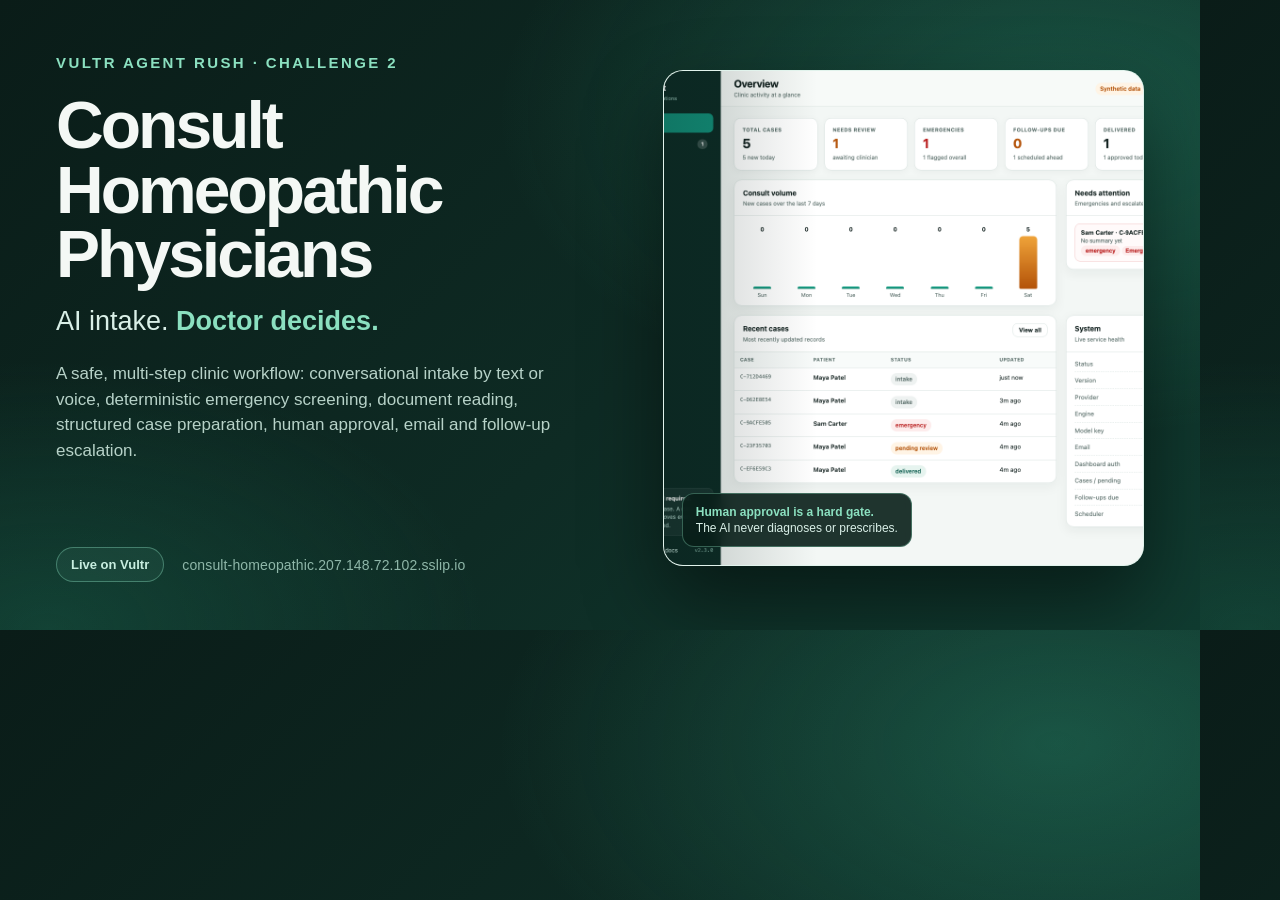
<file: docs/cover.html>
<!doctype html>
<html lang="en">
<head>
<meta charset="utf-8">
<title>Consult Homeopathic Physicians — cover</title>
<style>
  * { box-sizing: border-box; }
  html, body { margin: 0; width: 1200px; height: 630px; overflow: hidden; }
  body {
    font-family: "Helvetica Neue", Helvetica, Arial, sans-serif;
    color: #f4f8f5;
    background:
      radial-gradient(900px 520px at 88% 18%, rgba(58, 196, 154, .26), transparent 62%),
      radial-gradient(680px 420px at 4% 100%, rgba(29, 118, 92, .35), transparent 64%),
      linear-gradient(135deg, #0a1c18 0%, #0e2b24 55%, #103b30 100%);
    display: flex;
    align-items: stretch;
    padding: 54px 56px 48px;
    gap: 42px;
  }
  .left { width: 54%; display: flex; flex-direction: column; }
  .eyebrow {
    font-size: 15px; font-weight: 700; letter-spacing: .16em;
    text-transform: uppercase; color: #8be0c0; margin-bottom: 22px;
  }
  h1 { font-size: 66px; line-height: .98; letter-spacing: -.045em; margin: 0 0 18px; }
  .tag { font-size: 27px; line-height: 1.2; color: #d9efe7; margin: 0 0 24px; }
  .tag b { color: #8be0c0; font-weight: 700; }
  .pitch { font-size: 17px; line-height: 1.5; color: #b7d2c8; margin: 0 0 auto; max-width: 520px; }
  .footer { display: flex; align-items: center; gap: 18px; margin-top: 26px; }
  .badge {
    border: 1px solid rgba(139, 224, 192, .38); border-radius: 999px;
    padding: 9px 14px; font-size: 13px; font-weight: 600; color: #c8eee0;
    background: rgba(139, 224, 192, .07);
  }
  .url { font-size: 14px; color: #8fb7a9; letter-spacing: .01em; }
  .right { width: 46%; display: flex; align-items: center; }
  .shot {
    position: relative; width: 100%; height: 496px; border-radius: 20px;
    overflow: hidden; border: 1px solid rgba(183, 242, 221, .22);
    box-shadow: 0 34px 80px rgba(0, 0, 0, .48);
    background: #edf3ef;
  }
  .shot img { width: 100%; height: 100%; object-fit: cover; object-position: 30% 0; display: block; }
  .shot::after {
    content: ""; position: absolute; inset: 0;
    background: linear-gradient(90deg, rgba(10, 28, 24, .22), transparent 32%);
    pointer-events: none;
  }
  .safety {
    position: absolute; left: 18px; bottom: 18px; z-index: 2;
    background: rgba(8, 30, 25, .9); color: #d9efe7;
    border: 1px solid rgba(139, 224, 192, .35);
    border-radius: 12px; padding: 10px 13px; font-size: 12px; line-height: 1.35;
    max-width: 250px; backdrop-filter: blur(8px);
  }
  .safety b { color: #8be0c0; }
</style>
</head>
<body>
  <div class="left">
    <div class="eyebrow">Vultr Agent Rush · Challenge 2</div>
    <h1>Consult<br>Homeopathic<br>Physicians</h1>
    <p class="tag">AI intake. <b>Doctor decides.</b></p>
    <p class="pitch">A safe, multi-step clinic workflow: conversational intake by text or
      voice, deterministic emergency screening, document reading, structured
      case preparation, human approval, email and follow-up escalation.</p>
    <div class="footer">
      <span class="badge">Live on Vultr</span>
      <span class="url">consult-homeopathic.207.148.72.102.sslip.io</span>
    </div>
  </div>
  <div class="right">
    <div class="shot">
      <img src="doctor.png" alt="Clinic operations dashboard">
      <div class="safety"><b>Human approval is a hard gate.</b><br>The AI never diagnoses or prescribes.</div>
    </div>
  </div>
</body>
</html>
</file>
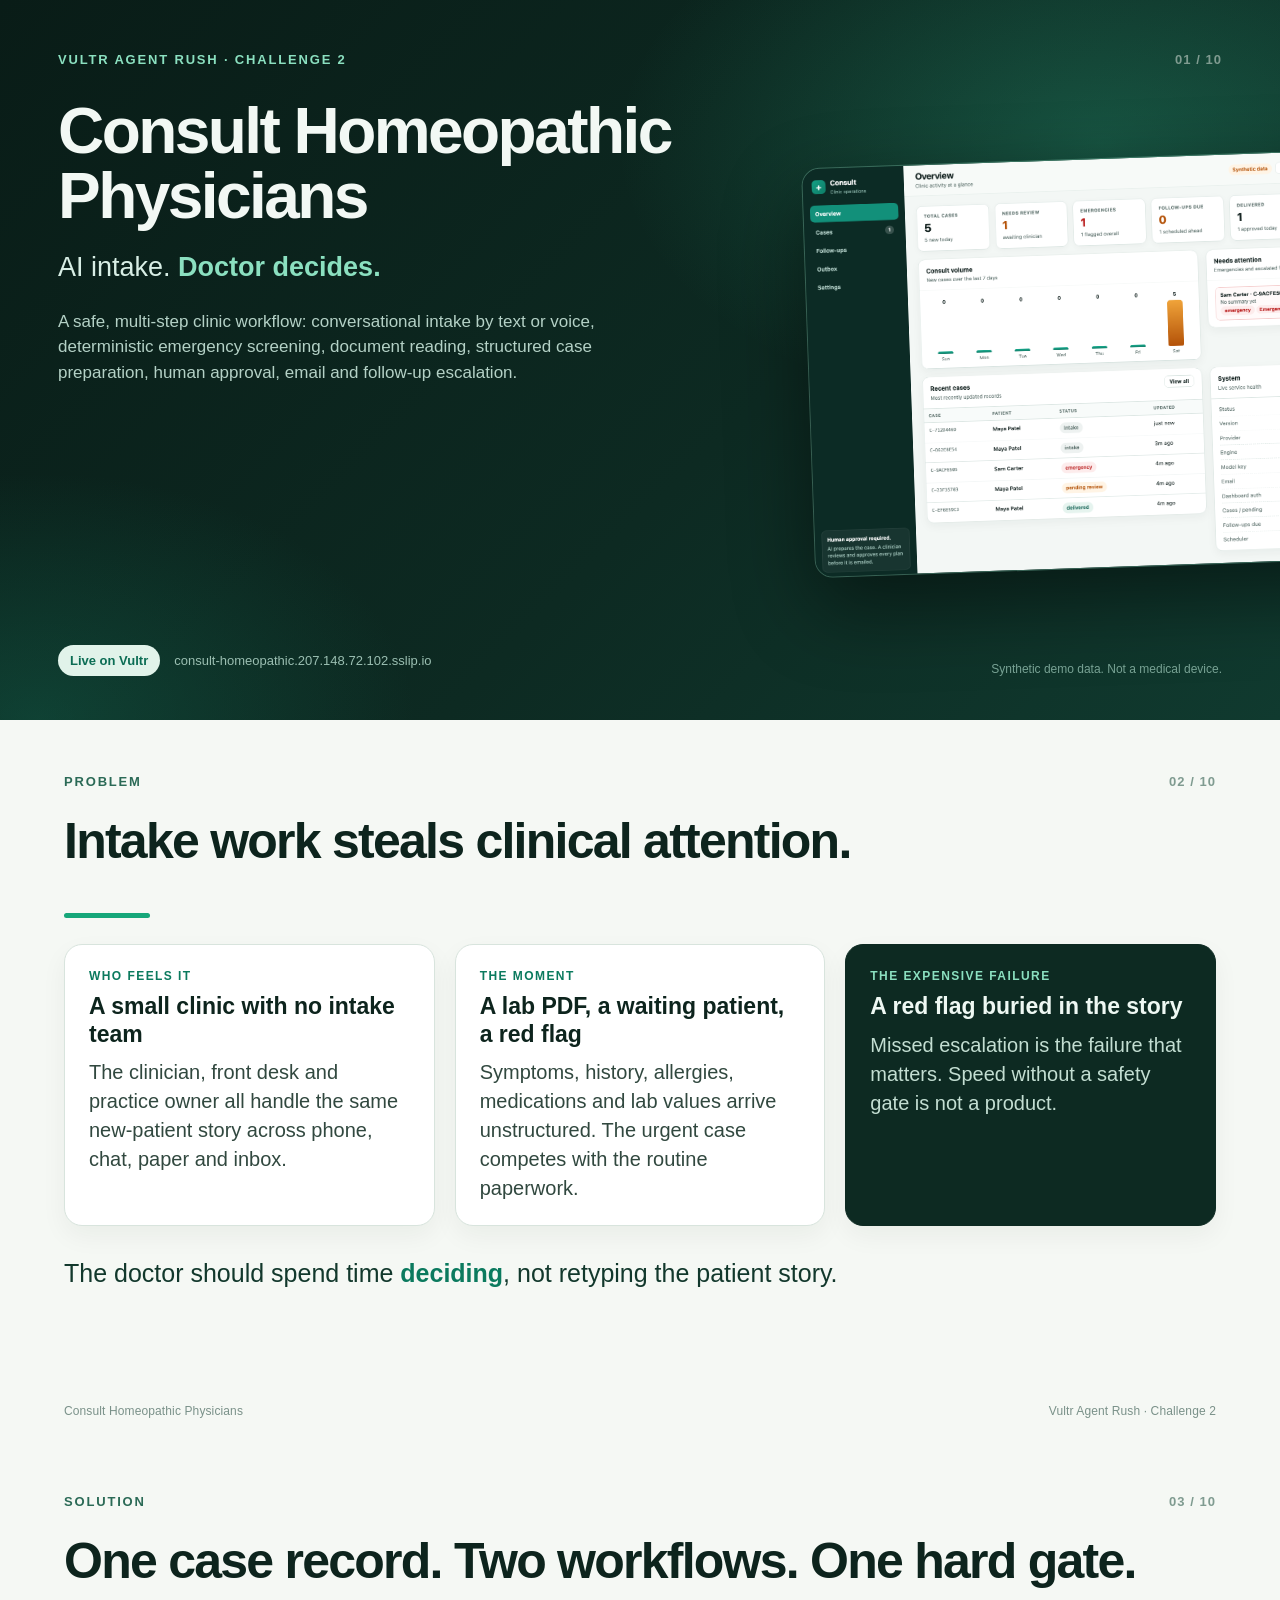
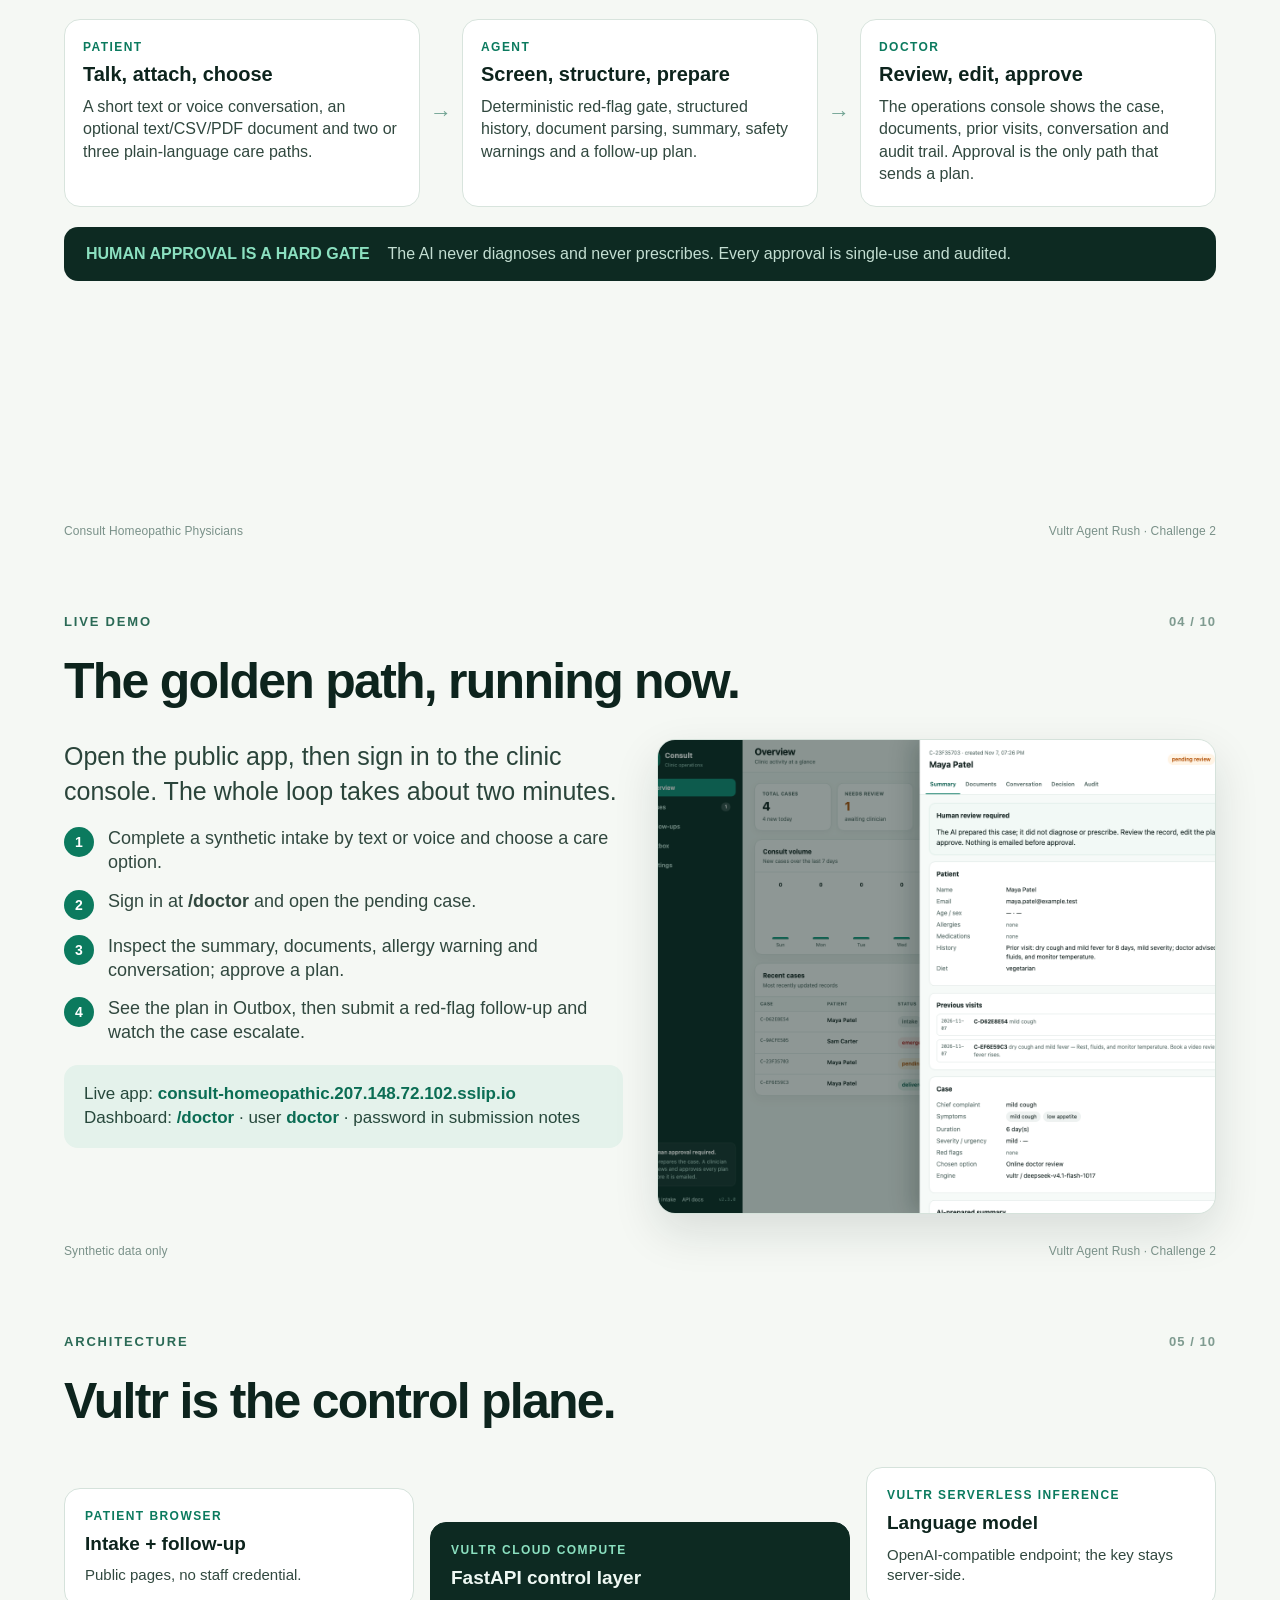
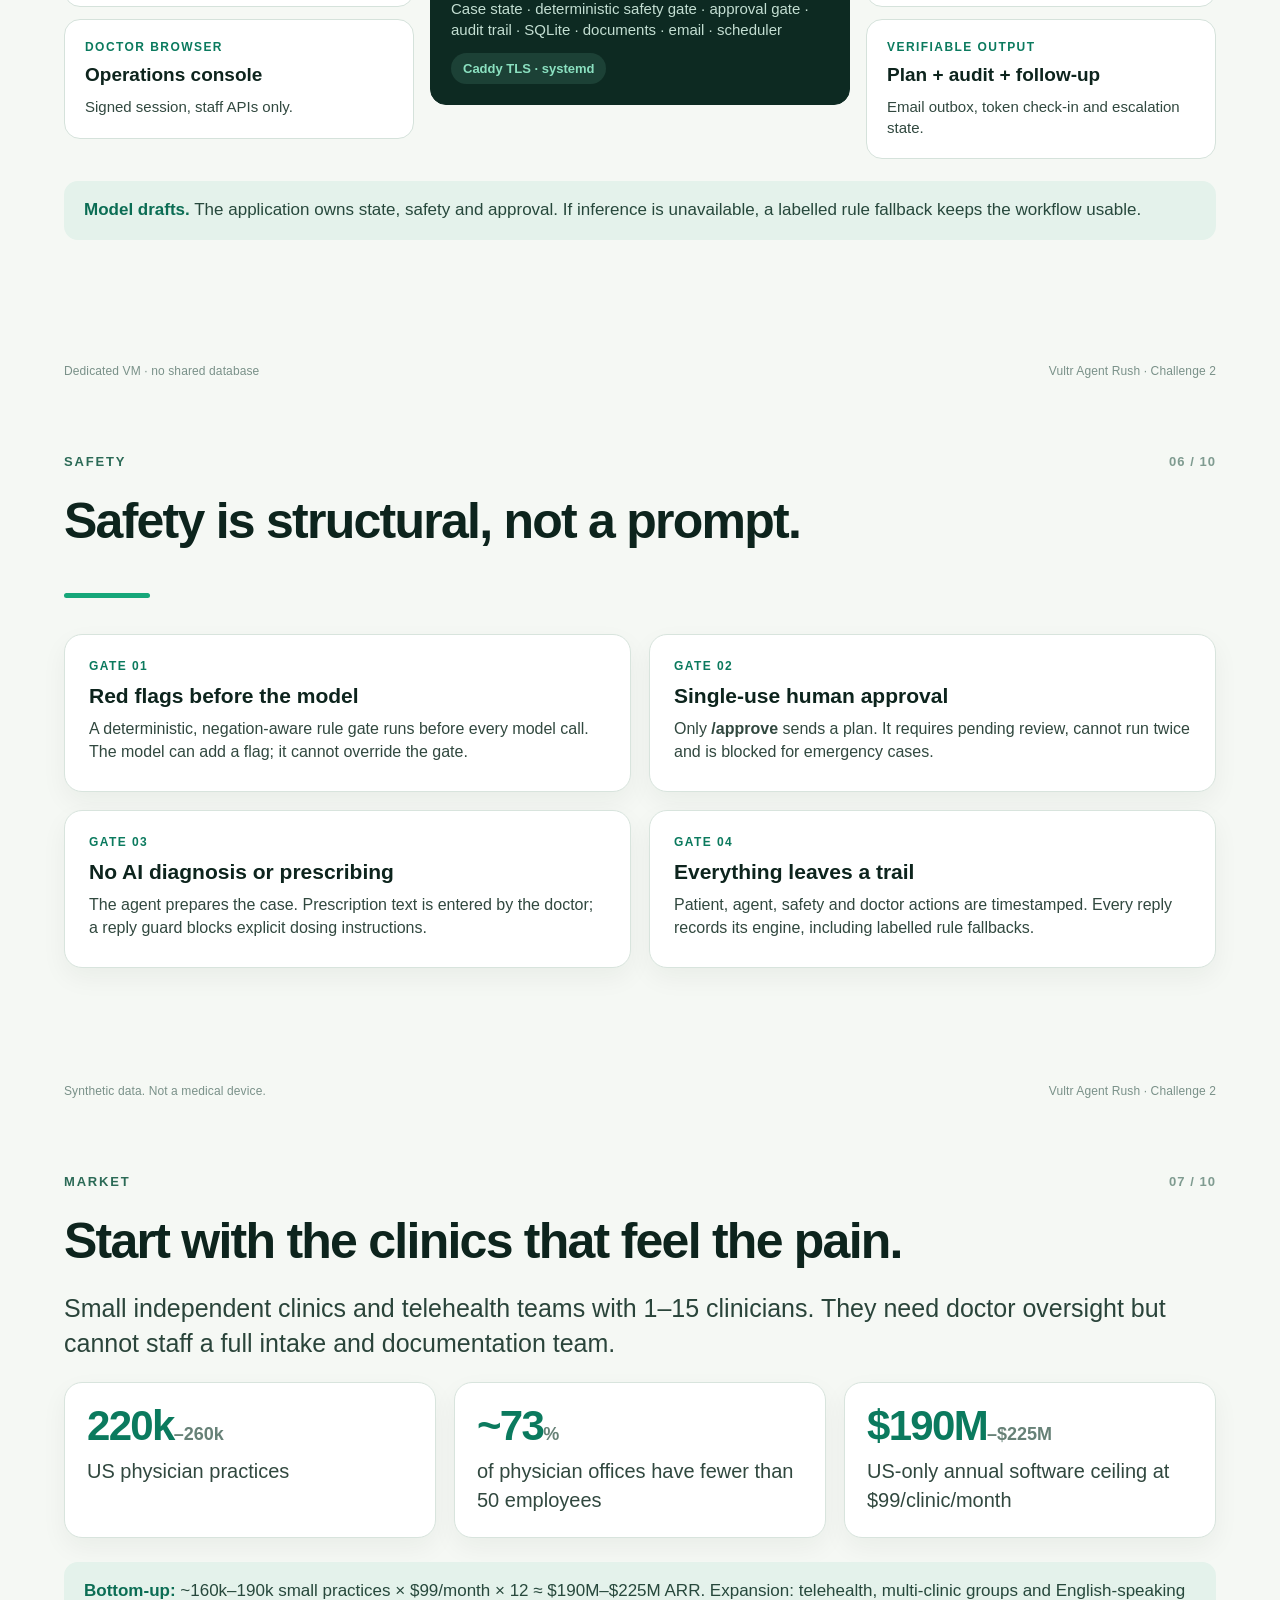
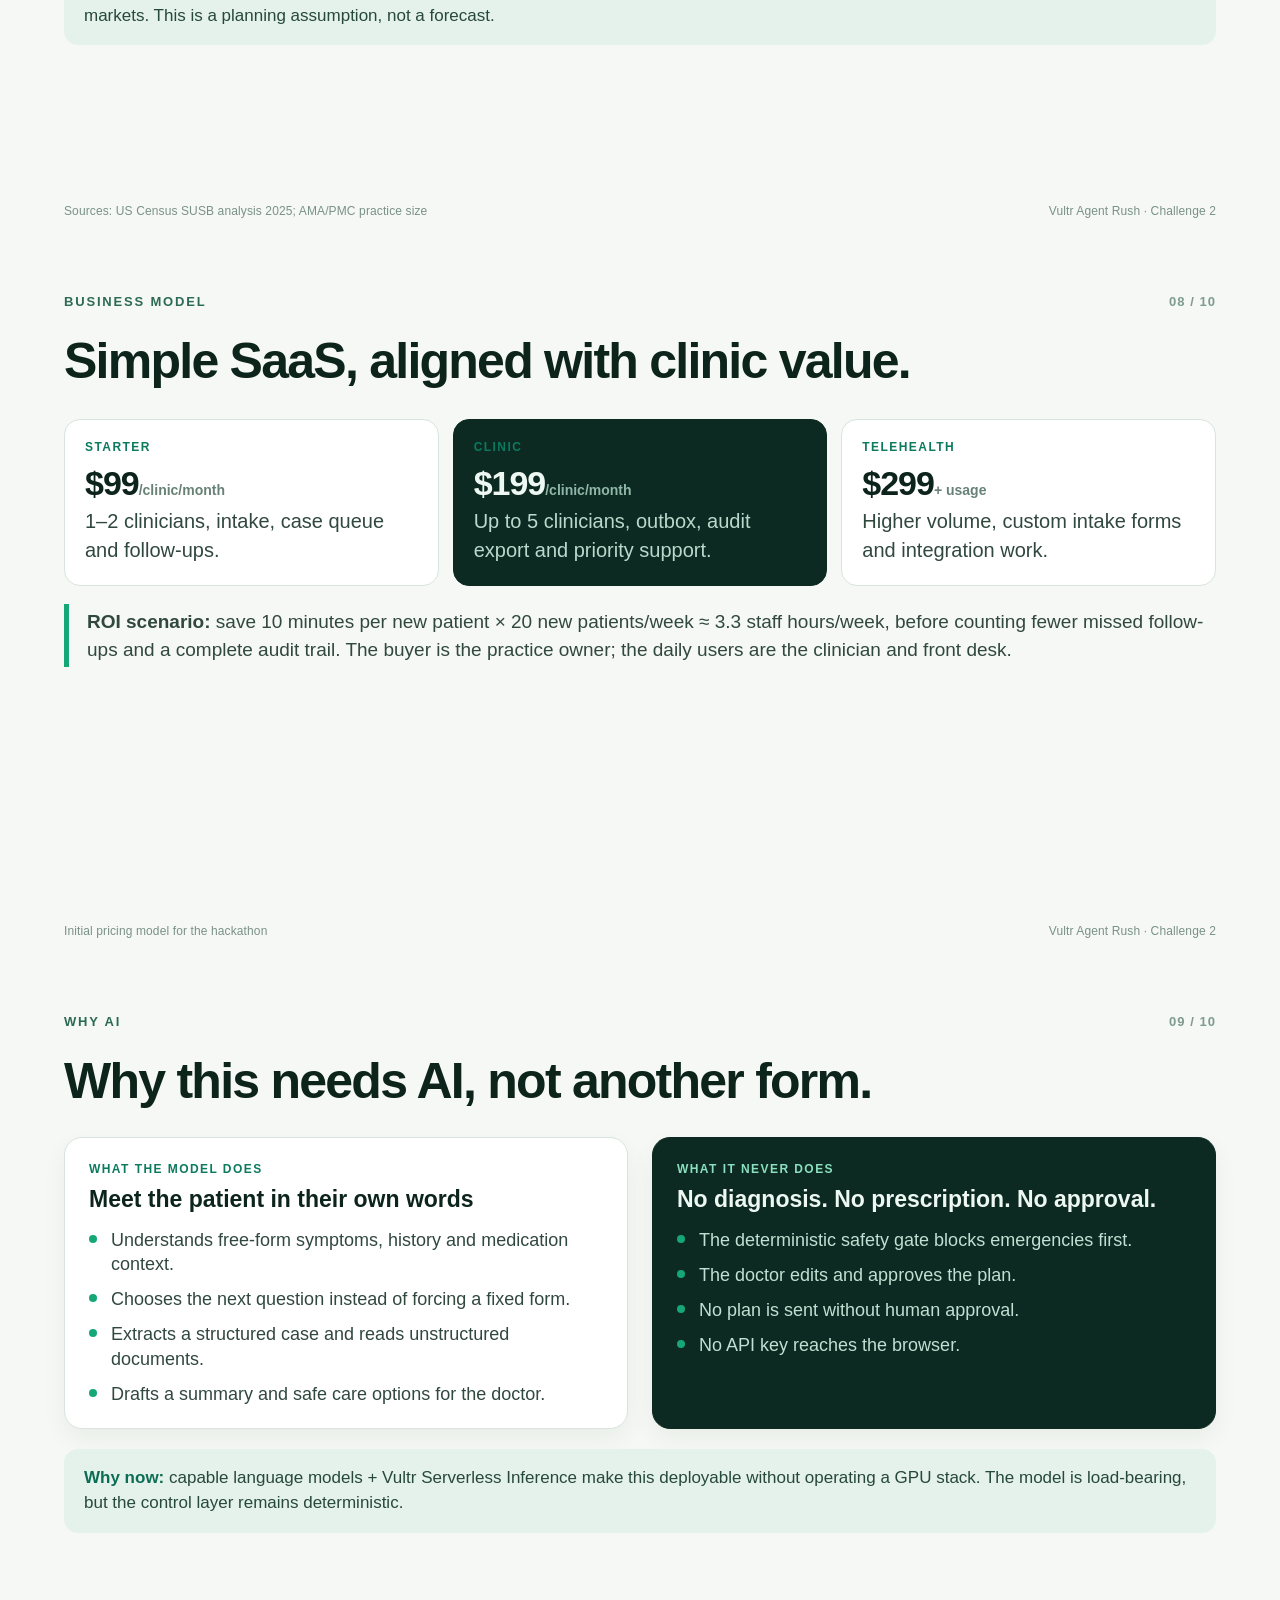
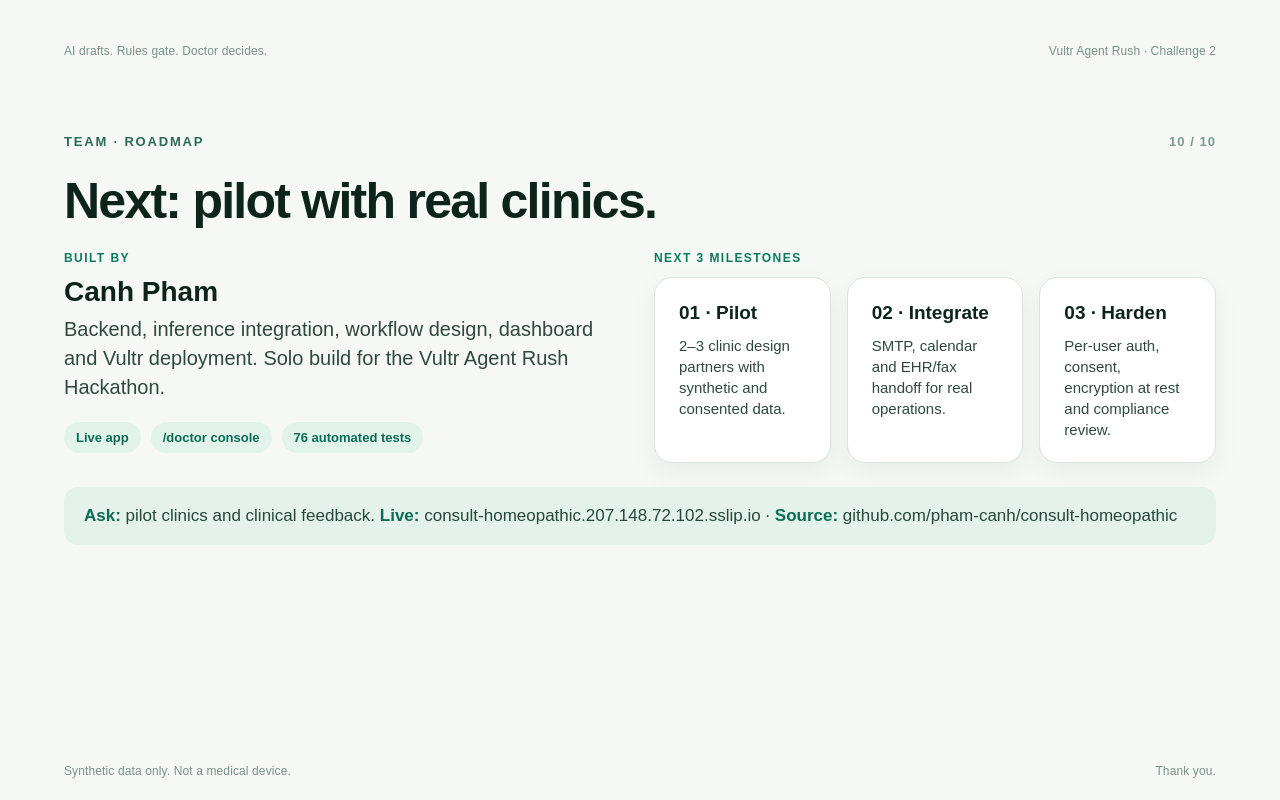
<file: docs/pitch.html>
<!doctype html>
<html lang="en">
<head>
<meta charset="utf-8">
<title>Consult Homeopathic Physicians — pitch deck</title>
<style>
  * { box-sizing: border-box; }
  html, body { margin: 0; padding: 0; background: #d9e2dc; }
  body { font-family: "Helvetica Neue", Helvetica, Arial, sans-serif; color: #0d241d; }
  @page { size: 1280px 720px; margin: 0; }
  .slide {
    position: relative; width: 1280px; height: 720px; overflow: hidden;
    background: #f5f8f4; page-break-after: always; break-after: page;
    padding: 54px 64px 48px; display: flex; flex-direction: column;
  }
  .slide:last-child { page-break-after: auto; break-after: auto; }
  .top { display: flex; align-items: center; justify-content: space-between;
    font-size: 13px; font-weight: 700; letter-spacing: .14em;
    text-transform: uppercase; color: #2b6a56; margin-bottom: 26px; }
  .top .num { color: #7f9b90; letter-spacing: .08em; }
  h1 { font-size: 58px; line-height: 1.02; letter-spacing: -.04em; margin: 0; }
  h2 { font-size: 50px; line-height: 1.04; letter-spacing: -.035em; margin: 0 0 24px; }
  h3 { font-size: 23px; line-height: 1.2; margin: 0 0 10px; }
  p { font-size: 20px; line-height: 1.45; margin: 0; color: #31483f; }
  .lede { font-size: 25px; line-height: 1.38; color: #2a443a; }
  .accent { color: #0b7a5e; }
  .muted { color: #678177; }
  .rule { height: 5px; width: 86px; background: #16a779; border-radius: 99px; margin: 22px 0 26px; }
  .footer { position: absolute; left: 64px; right: 64px; bottom: 22px;
    display: flex; justify-content: space-between; font-size: 12px;
    color: #7a9189; letter-spacing: .01em; }
  .grid3 { display: grid; grid-template-columns: repeat(3, 1fr); gap: 20px; }
  .grid2 { display: grid; grid-template-columns: 1fr 1fr; gap: 34px; }
  .card { background: #fff; border: 1px solid #d8e4dd; border-radius: 18px;
    padding: 24px 24px 22px; box-shadow: 0 10px 26px rgba(13, 36, 29, .05); }
  .card.hot { background: #0d2a22; border-color: #0d2a22; color: #eef8f3; }
  .card.hot p { color: #c3ded2; }
  .card.hot .kicker { color: #8be0c0; }
  .kicker { font-size: 12px; font-weight: 800; letter-spacing: .12em;
    text-transform: uppercase; color: #0b7a5e; margin-bottom: 10px; }
  .big { font-size: 52px; line-height: 1; letter-spacing: -.04em; font-weight: 700;
    color: #0b7a5e; margin: 0 0 10px; }
  .big small { font-size: 18px; letter-spacing: 0; color: #678177; font-weight: 600; }
  .pill { display: inline-block; padding: 8px 12px; border-radius: 999px;
    background: #e1f3ea; color: #0b6d54; font-size: 13px; font-weight: 700; }
  .cover { background:
      radial-gradient(780px 460px at 86% 20%, rgba(49, 190, 145, .28), transparent 62%),
      radial-gradient(580px 380px at 3% 100%, rgba(22, 118, 92, .35), transparent 65%),
      linear-gradient(135deg, #091c17 0%, #0d2a22 58%, #103a2f 100%);
    color: #f2f8f4; padding: 52px 58px 44px; }
  .cover .top { color: #8be0c0; margin-bottom: 32px; }
  .cover h1 { font-size: 64px; max-width: 690px; }
  .cover .tag { font-size: 27px; color: #d8eee5; margin-top: 18px; }
  .cover .tag b { color: #8be0c0; }
  .cover .sub { font-size: 17px; line-height: 1.5; color: #b4d1c6;
    max-width: 590px; margin-top: 22px; }
  .cover .links { position: absolute; left: 58px; bottom: 44px; display: flex;
    gap: 14px; align-items: center; }
  .cover .links .url { color: #9bbfb2; font-size: 13px; }
  .cover .shot { position: absolute; right: -118px; top: 158px; width: 590px;
    height: 410px; border-radius: 18px; overflow: hidden;
    border: 1px solid rgba(175, 237, 214, .25);
    box-shadow: 0 30px 80px rgba(0, 0, 0, .48); transform: rotate(-2deg); }
  .cover .shot img { width: 100%; height: 100%; object-fit: cover; object-position: 28% 0; }
  .cover .foot { position: absolute; right: 58px; bottom: 44px; font-size: 12px; color: #78a294; }
  .flow { display: flex; align-items: stretch; gap: 10px; margin-top: 8px; }
  .flow .step { flex: 1; padding: 20px 18px; border-radius: 16px; background: #fff;
    border: 1px solid #d8e4dd; }
  .flow .step .n { font-size: 12px; font-weight: 800; color: #0b7a5e; letter-spacing: .12em; }
  .flow .step h3 { font-size: 20px; margin-top: 8px; }
  .flow .step p { font-size: 16px; line-height: 1.4; }
  .arrow { display: flex; align-items: center; color: #72a493; font-size: 22px; font-weight: 700; }
  .gate { margin-top: 20px; background: #0d2a22; color: #eef8f3; border-radius: 14px;
    padding: 18px 22px; display: flex; align-items: center; gap: 18px; }
  .gate strong { color: #8be0c0; font-size: 16px; white-space: nowrap; }
  .gate span { color: #c3ded2; font-size: 16px; }
  .steps { display: flex; flex-direction: column; gap: 14px; }
  .steprow { display: flex; gap: 14px; align-items: flex-start; }
  .steprow .n { width: 30px; height: 30px; flex: 0 0 30px; border-radius: 50%;
    background: #0b7a5e; color: white; font-size: 14px; font-weight: 800;
    display: flex; align-items: center; justify-content: center; margin-top: 1px; }
  .steprow p { font-size: 18px; line-height: 1.35; }
  .shotcard { background: #e8f0eb; border-radius: 18px; overflow: hidden;
    border: 1px solid #d5e2db; height: 475px; box-shadow: 0 18px 46px rgba(13,36,29,.12); }
  .shotcard img { width: 100%; height: 100%; object-fit: cover; object-position: 35% 0; display: block; }
  .diagram { display: grid; grid-template-columns: 1fr 1.2fr 1fr; gap: 16px;
    align-items: center; margin-top: 16px; }
  .node { background: #fff; border: 1px solid #d5e2db; border-radius: 16px;
    padding: 20px; min-height: 108px; }
  .node h3 { font-size: 19px; }
  .node p { font-size: 15px; line-height: 1.38; }
  .node.vultr { background: #0d2a22; color: #eef8f3; border-color: #0d2a22; }
  .node.vultr p { color: #c3ded2; }
  .node.vultr .kicker { color: #8be0c0; }
  .stack { display: flex; flex-direction: column; gap: 12px; }
  .between { text-align: center; color: #6a9585; font-size: 22px; font-weight: 700; }
  .safetygrid { display: grid; grid-template-columns: 1fr 1fr; gap: 18px; margin-top: 10px; }
  .safetygrid .card { min-height: 158px; }
  .safetygrid h3 { font-size: 21px; }
  .safetygrid p { font-size: 16px; line-height: 1.4; }
  .statrow { display: grid; grid-template-columns: 1fr 1fr 1fr; gap: 18px; margin: 22px 0 24px; }
  .statrow .card { padding: 22px; }
  .statrow .big { font-size: 42px; }
  .equation { background: #e4f2eb; border-radius: 14px; padding: 17px 20px;
    font-size: 17px; color: #27483c; line-height: 1.45; }
  .equation b { color: #0b6d54; }
  .pricing { display: grid; grid-template-columns: repeat(3, 1fr); gap: 14px; margin-top: 8px; }
  .price { background: #fff; border: 1px solid #d8e4dd; border-radius: 16px; padding: 20px; }
  .price.featured { background: #0d2a22; color: #eef8f3; border-color: #0d2a22; }
  .price.featured p, .price.featured .muted { color: #bcd8cc; }
  .price .amount { font-size: 34px; font-weight: 800; letter-spacing: -.03em; margin: 6px 0 4px; }
  .price .amount small { font-size: 14px; font-weight: 600; letter-spacing: 0; color: #678177; }
  .price.featured .amount small { color: #8fb7a8; }
  .roi { margin-top: 18px; border-left: 5px solid #16a779; padding: 4px 0 4px 18px; }
  .roi p { font-size: 19px; }
  .split { display: grid; grid-template-columns: 1fr 1fr; gap: 24px; margin-top: 6px; }
  .list { margin: 0; padding: 0; list-style: none; display: flex; flex-direction: column; gap: 11px; }
  .list li { position: relative; padding-left: 22px; font-size: 18px; line-height: 1.35; color: #31483f; }
  .list li::before { content: ""; position: absolute; left: 0; top: 7px; width: 8px; height: 8px;
    border-radius: 50%; background: #16a779; }
  .darklist li { color: #c3ded2; }
  .roadmap { display: grid; grid-template-columns: repeat(3, 1fr); gap: 16px; margin-top: 12px; }
  .roadmap .card { min-height: 148px; }
  .roadmap h3 { font-size: 19px; }
  .roadmap p { font-size: 15px; line-height: 1.4; }
  .links { display: flex; gap: 10px; flex-wrap: wrap; margin-top: 20px; }
  .chip { display: inline-block; background: #e1f3ea; color: #0b6d54; border-radius: 999px;
    padding: 8px 12px; font-size: 13px; font-weight: 700; }
  .quote { font-size: 25px; line-height: 1.4; color: #12382c; max-width: 980px; }
  .quote b { color: #0b7a5e; }
</style>
</head>
<body>

<section class="slide cover">
  <div class="top"><span>Vultr Agent Rush · Challenge 2</span><span class="num">01 / 10</span></div>
  <h1>Consult Homeopathic Physicians</h1>
  <p class="tag">AI intake. <b>Doctor decides.</b></p>
  <p class="sub">A safe, multi-step clinic workflow: conversational intake by text or voice, deterministic
    emergency screening, document reading, structured case preparation, human
    approval, email and follow-up escalation.</p>
  <div class="links">
    <span class="pill">Live on Vultr</span>
    <span class="url">consult-homeopathic.207.148.72.102.sslip.io</span>
  </div>
  <div class="shot"><img src="doctor.png" alt="Clinic operations dashboard"></div>
  <div class="foot">Synthetic demo data. Not a medical device.</div>
</section>

<section class="slide">
  <div class="top"><span>Problem</span><span class="num">02 / 10</span></div>
  <h2>Intake work steals clinical attention.</h2>
  <div class="rule"></div>
  <div class="grid3">
    <div class="card">
      <div class="kicker">Who feels it</div>
      <h3>A small clinic with no intake team</h3>
      <p>The clinician, front desk and practice owner all handle the same new-patient
        story across phone, chat, paper and inbox.</p>
    </div>
    <div class="card">
      <div class="kicker">The moment</div>
      <h3>A lab PDF, a waiting patient, a red flag</h3>
      <p>Symptoms, history, allergies, medications and lab values arrive unstructured.
        The urgent case competes with the routine paperwork.</p>
    </div>
    <div class="card hot">
      <div class="kicker">The expensive failure</div>
      <h3>A red flag buried in the story</h3>
      <p>Missed escalation is the failure that matters. Speed without a safety gate
        is not a product.</p>
    </div>
  </div>
  <div class="quote" style="margin-top: 30px;">The doctor should spend time
    <b>deciding</b>, not retyping the patient story.</div>
  <div class="footer"><span>Consult Homeopathic Physicians</span><span>Vultr Agent Rush · Challenge 2</span></div>
</section>

<section class="slide">
  <div class="top"><span>Solution</span><span class="num">03 / 10</span></div>
  <h2>One case record. Two workflows. One hard gate.</h2>
  <div class="flow">
    <div class="step">
      <div class="n">PATIENT</div>
      <h3>Talk, attach, choose</h3>
      <p>A short text or voice conversation, an optional text/CSV/PDF document and
        two or three plain-language care paths.</p>
    </div>
    <div class="arrow">→</div>
    <div class="step">
      <div class="n">AGENT</div>
      <h3>Screen, structure, prepare</h3>
      <p>Deterministic red-flag gate, structured history, document parsing, summary,
        safety warnings and a follow-up plan.</p>
    </div>
    <div class="arrow">→</div>
    <div class="step">
      <div class="n">DOCTOR</div>
      <h3>Review, edit, approve</h3>
      <p>The operations console shows the case, documents, prior visits, conversation
        and audit trail. Approval is the only path that sends a plan.</p>
    </div>
  </div>
  <div class="gate">
    <strong>HUMAN APPROVAL IS A HARD GATE</strong>
    <span>The AI never diagnoses and never prescribes. Every approval is single-use and audited.</span>
  </div>
  <div class="footer"><span>Consult Homeopathic Physicians</span><span>Vultr Agent Rush · Challenge 2</span></div>
</section>

<section class="slide">
  <div class="top"><span>Live demo</span><span class="num">04 / 10</span></div>
  <h2>The golden path, running now.</h2>
  <div class="grid2" style="margin-top: 8px;">
    <div>
      <p class="lede" style="margin-bottom: 18px;">Open the public app, then sign in
        to the clinic console. The whole loop takes about two minutes.</p>
      <div class="steps">
        <div class="steprow"><div class="n">1</div><p>Complete a synthetic intake by text or voice and choose a care option.</p></div>
        <div class="steprow"><div class="n">2</div><p>Sign in at <b>/doctor</b> and open the pending case.</p></div>
        <div class="steprow"><div class="n">3</div><p>Inspect the summary, documents, allergy warning and conversation; approve a plan.</p></div>
        <div class="steprow"><div class="n">4</div><p>See the plan in Outbox, then submit a red-flag follow-up and watch the case escalate.</p></div>
      </div>
      <div class="equation" style="margin-top: 20px;">
        Live app: <b>consult-homeopathic.207.148.72.102.sslip.io</b><br>
        Dashboard: <b>/doctor</b> · user <b>doctor</b> · password in submission notes
      </div>
    </div>
    <div class="shotcard"><img src="case.png" alt="Case record with summary, documents, conversation, decision and audit tabs"></div>
  </div>
  <div class="footer"><span>Synthetic data only</span><span>Vultr Agent Rush · Challenge 2</span></div>
</section>

<section class="slide">
  <div class="top"><span>Architecture</span><span class="num">05 / 10</span></div>
  <h2>Vultr is the control plane.</h2>
  <div class="diagram">
    <div class="stack">
      <div class="node">
        <div class="kicker">Patient browser</div>
        <h3>Intake + follow-up</h3>
        <p>Public pages, no staff credential.</p>
      </div>
      <div class="node">
        <div class="kicker">Doctor browser</div>
        <h3>Operations console</h3>
        <p>Signed session, staff APIs only.</p>
      </div>
    </div>
    <div class="node vultr">
      <div class="kicker">Vultr Cloud Compute</div>
      <h3>FastAPI control layer</h3>
      <p>Case state · deterministic safety gate · approval gate · audit trail ·
        SQLite · documents · email · scheduler</p>
      <div style="height: 12px"></div>
      <span class="pill" style="background: rgba(139,224,192,.12); color:#8be0c0;">Caddy TLS · systemd</span>
    </div>
    <div class="stack">
      <div class="node">
        <div class="kicker">Vultr Serverless Inference</div>
        <h3>Language model</h3>
        <p>OpenAI-compatible endpoint; the key stays server-side.</p>
      </div>
      <div class="node">
        <div class="kicker">Verifiable output</div>
        <h3>Plan + audit + follow-up</h3>
        <p>Email outbox, token check-in and escalation state.</p>
      </div>
    </div>
  </div>
  <div class="equation" style="margin-top: 22px;">
    <b>Model drafts.</b> The application owns state, safety and approval.
    If inference is unavailable, a labelled rule fallback keeps the workflow usable.
  </div>
  <div class="footer"><span>Dedicated VM · no shared database</span><span>Vultr Agent Rush · Challenge 2</span></div>
</section>

<section class="slide">
  <div class="top"><span>Safety</span><span class="num">06 / 10</span></div>
  <h2>Safety is structural, not a prompt.</h2>
  <div class="rule"></div>
  <div class="safetygrid">
    <div class="card">
      <div class="kicker">Gate 01</div>
      <h3>Red flags before the model</h3>
      <p>A deterministic, negation-aware rule gate runs before every model call.
        The model can add a flag; it cannot override the gate.</p>
    </div>
    <div class="card">
      <div class="kicker">Gate 02</div>
      <h3>Single-use human approval</h3>
      <p>Only <b>/approve</b> sends a plan. It requires pending review, cannot run
        twice and is blocked for emergency cases.</p>
    </div>
    <div class="card">
      <div class="kicker">Gate 03</div>
      <h3>No AI diagnosis or prescribing</h3>
      <p>The agent prepares the case. Prescription text is entered by the doctor;
        a reply guard blocks explicit dosing instructions.</p>
    </div>
    <div class="card">
      <div class="kicker">Gate 04</div>
      <h3>Everything leaves a trail</h3>
      <p>Patient, agent, safety and doctor actions are timestamped. Every reply
        records its engine, including labelled rule fallbacks.</p>
    </div>
  </div>
  <div class="footer"><span>Synthetic data. Not a medical device.</span><span>Vultr Agent Rush · Challenge 2</span></div>
</section>

<section class="slide">
  <div class="top"><span>Market</span><span class="num">07 / 10</span></div>
  <h2>Start with the clinics that feel the pain.</h2>
  <p class="lede">Small independent clinics and telehealth teams with 1–15 clinicians.
    They need doctor oversight but cannot staff a full intake and documentation team.</p>
  <div class="statrow">
    <div class="card"><div class="big">220k<small>–260k</small></div><p>US physician practices</p></div>
    <div class="card"><div class="big">~73<small>%</small></div><p>of physician offices have fewer than 50 employees</p></div>
    <div class="card"><div class="big">$190M<small>–$225M</small></div><p>US-only annual software ceiling at $99/clinic/month</p></div>
  </div>
  <div class="equation">
    <b>Bottom-up:</b> ~160k–190k small practices × $99/month × 12 ≈ $190M–$225M ARR.
    Expansion: telehealth, multi-clinic groups and English-speaking markets.
    This is a planning assumption, not a forecast.
  </div>
  <div class="footer"><span>Sources: US Census SUSB analysis 2025; AMA/PMC practice size</span><span>Vultr Agent Rush · Challenge 2</span></div>
</section>

<section class="slide">
  <div class="top"><span>Business model</span><span class="num">08 / 10</span></div>
  <h2>Simple SaaS, aligned with clinic value.</h2>
  <div class="pricing">
    <div class="price">
      <div class="kicker">Starter</div>
      <div class="amount">$99<small>/clinic/month</small></div>
      <p>1–2 clinicians, intake, case queue and follow-ups.</p>
    </div>
    <div class="price featured">
      <div class="kicker">Clinic</div>
      <div class="amount">$199<small>/clinic/month</small></div>
      <p>Up to 5 clinicians, outbox, audit export and priority support.</p>
    </div>
    <div class="price">
      <div class="kicker">Telehealth</div>
      <div class="amount">$299<small>+ usage</small></div>
      <p>Higher volume, custom intake forms and integration work.</p>
    </div>
  </div>
  <div class="roi">
    <p><b>ROI scenario:</b> save 10 minutes per new patient × 20 new patients/week
      ≈ 3.3 staff hours/week, before counting fewer missed follow-ups and a complete
      audit trail. The buyer is the practice owner; the daily users are the clinician
      and front desk.</p>
  </div>
  <div class="footer"><span>Initial pricing model for the hackathon</span><span>Vultr Agent Rush · Challenge 2</span></div>
</section>

<section class="slide">
  <div class="top"><span>Why AI</span><span class="num">09 / 10</span></div>
  <h2>Why this needs AI, not another form.</h2>
  <div class="split">
    <div class="card">
      <div class="kicker">What the model does</div>
      <h3>Meet the patient in their own words</h3>
      <ul class="list" style="margin-top: 14px;">
        <li>Understands free-form symptoms, history and medication context.</li>
        <li>Chooses the next question instead of forcing a fixed form.</li>
        <li>Extracts a structured case and reads unstructured documents.</li>
        <li>Drafts a summary and safe care options for the doctor.</li>
      </ul>
    </div>
    <div class="card hot">
      <div class="kicker">What it never does</div>
      <h3>No diagnosis. No prescription. No approval.</h3>
      <ul class="list darklist" style="margin-top: 14px;">
        <li>The deterministic safety gate blocks emergencies first.</li>
        <li>The doctor edits and approves the plan.</li>
        <li>No plan is sent without human approval.</li>
        <li>No API key reaches the browser.</li>
      </ul>
    </div>
  </div>
  <div class="equation" style="margin-top: 20px;">
    <b>Why now:</b> capable language models + Vultr Serverless Inference make this
    deployable without operating a GPU stack. The model is load-bearing, but the
    control layer remains deterministic.
  </div>
  <div class="footer"><span>AI drafts. Rules gate. Doctor decides.</span><span>Vultr Agent Rush · Challenge 2</span></div>
</section>

<section class="slide">
  <div class="top"><span>Team · roadmap</span><span class="num">10 / 10</span></div>
  <h2>Next: pilot with real clinics.</h2>
  <div class="grid2" style="gap: 28px;">
    <div>
      <div class="kicker">Built by</div>
      <h3 style="font-size: 28px; margin-bottom: 6px;">Canh Pham</h3>
      <p>Backend, inference integration, workflow design, dashboard and Vultr
        deployment. Solo build for the Vultr Agent Rush Hackathon.</p>
      <div class="links">
        <span class="chip">Live app</span>
        <span class="chip">/doctor console</span>
        <span class="chip">76 automated tests</span>
      </div>
    </div>
    <div>
      <div class="kicker">Next 3 milestones</div>
      <div class="roadmap">
        <div class="card"><h3>01 · Pilot</h3><p>2–3 clinic design partners with synthetic and consented data.</p></div>
        <div class="card"><h3>02 · Integrate</h3><p>SMTP, calendar and EHR/fax handoff for real operations.</p></div>
        <div class="card"><h3>03 · Harden</h3><p>Per-user auth, consent, encryption at rest and compliance review.</p></div>
      </div>
    </div>
  </div>
  <div class="equation" style="margin-top: 24px;">
    <b>Ask:</b> pilot clinics and clinical feedback. <b>Live:</b>
    consult-homeopathic.207.148.72.102.sslip.io · <b>Source:</b>
    github.com/pham-canh/consult-homeopathic
  </div>
  <div class="footer"><span>Synthetic data only. Not a medical device.</span><span>Thank you.</span></div>
</section>

</body>
</html>
</file>
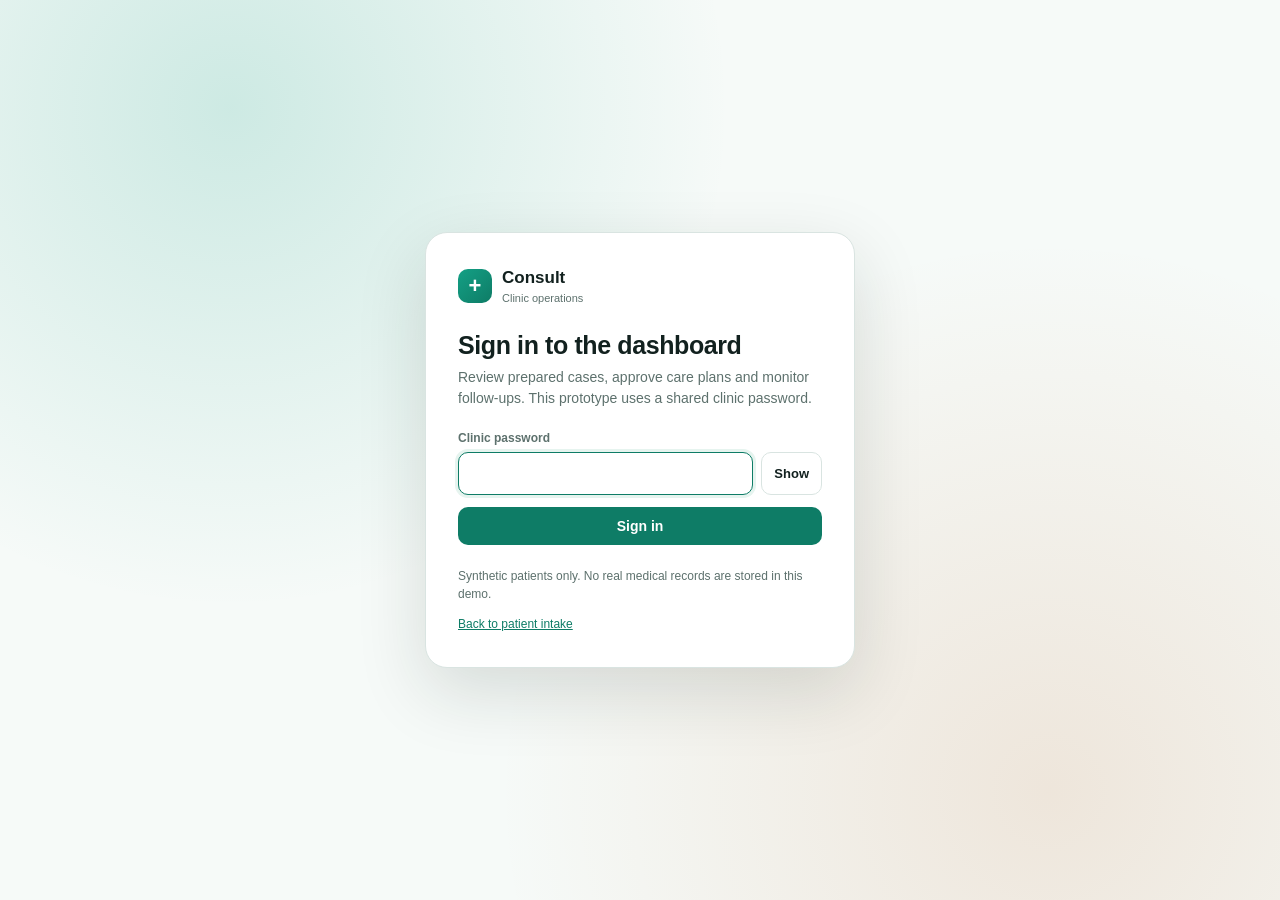
<file: static/login.html>
<!doctype html>
<html lang="en">
<head>
  <meta charset="utf-8">
  <meta name="viewport" content="width=device-width, initial-scale=1">
  <title>Sign in — Consult clinic dashboard</title>
  <link rel="stylesheet" href="/static/style.css">
  <link rel="stylesheet" href="/static/dashboard.css">
</head>
<body class="auth-body">
  <main class="auth-card">
    <div class="auth-brand">
      <div class="brand-mark">+</div>
      <div>
        <b>Consult</b>
        <small>Clinic operations</small>
      </div>
    </div>

    <h1>Sign in to the dashboard</h1>
    <p class="auth-lead">Review prepared cases, approve care plans and monitor
    follow-ups. This prototype uses a shared clinic password.</p>

    <form class="auth-form" id="login-form">
      <div class="field">
        <label for="password">Clinic password</label>
        <div class="password-row">
          <input id="password" name="password" type="password" required
                 autocomplete="current-password" autofocus>
          <button class="btn ghost small" type="button" id="toggle-password">
            Show
          </button>
        </div>
      </div>
      <p class="auth-error hidden" id="login-error" role="alert"></p>
      <button class="btn" id="login-btn" type="submit">Sign in</button>
    </form>

    <p class="auth-note">Synthetic patients only. No real medical records are
    stored in this demo.</p>
    <a class="auth-back" href="/">Back to patient intake</a>
  </main>

  <script src="/static/login.js"></script>
</body>
</html>
</file>
<file: static/style.css>
:root {
  --ink: #12211f;
  --muted: #5d716d;
  --line: #d9e4e1;
  --paper: #f6faf8;
  --card: #ffffff;
  --teal: #0e7c66;
  --teal-dark: #075a4b;
  --teal-soft: #e6f4ef;
  --amber: #b45309;
  --amber-soft: #fff4e5;
  --red: #b91c1c;
  --red-soft: #fdecec;
  --blue: #1d4ed8;
  --shadow: 0 10px 30px rgba(18, 33, 31, .08);
  --radius: 16px;
}

* { box-sizing: border-box; }
html, body { margin: 0; padding: 0; }
body {
  font-family: -apple-system, BlinkMacSystemFont, "Segoe UI", Inter, Roboto, sans-serif;
  color: var(--ink);
  background: var(--paper);
  line-height: 1.5;
}
a { color: var(--teal-dark); }

.topbar {
  display: flex; align-items: center; justify-content: space-between;
  gap: 16px; padding: 16px 28px;
  background: var(--card); border-bottom: 1px solid var(--line);
  position: sticky; top: 0; z-index: 10;
}
.brand { display: flex; align-items: center; gap: 10px; font-weight: 700; letter-spacing: .2px; }
.brand .dot {
  width: 30px; height: 30px; border-radius: 9px;
  background: linear-gradient(135deg, var(--teal), #16a085);
  color: #fff; display: grid; place-items: center; font-size: 15px;
}
.brand small { display: block; font-weight: 500; color: var(--muted); font-size: 11px; }
.top-actions { display: flex; gap: 10px; align-items: center; }

.pill {
  display: inline-flex; align-items: center; gap: 6px;
  padding: 4px 10px; border-radius: 999px; font-size: 12px;
  background: var(--teal-soft); color: var(--teal-dark); font-weight: 600;
}
.pill.amber { background: var(--amber-soft); color: var(--amber); }
.pill.red { background: var(--red-soft); color: var(--red); }
.pill.grey { background: #eef2f1; color: var(--muted); }

.btn {
  appearance: none; border: 1px solid transparent; cursor: pointer;
  border-radius: 10px; padding: 10px 16px; font-weight: 600; font-size: 14px;
  background: var(--teal); color: #fff; transition: .15s ease;
}
.btn:hover { background: var(--teal-dark); }
.btn:disabled { opacity: .55; cursor: not-allowed; }
.btn.ghost { background: #fff; color: var(--ink); border-color: var(--line); }
.btn.ghost:hover { background: #f1f6f4; }
.btn.small { padding: 6px 12px; font-size: 13px; }
.btn.danger { background: var(--red); }

.wrap { max-width: 1160px; margin: 0 auto; padding: 28px; }
.hero { display: grid; grid-template-columns: 1.05fr .95fr; gap: 28px; align-items: start; }
@media (max-width: 900px) { .hero { grid-template-columns: 1fr; } }

h1 { font-size: 34px; line-height: 1.15; margin: 8px 0 12px; letter-spacing: -.5px; }
h2 { font-size: 20px; margin: 0 0 10px; }
h3 { font-size: 15px; margin: 0 0 8px; }
p.lead { color: var(--muted); font-size: 17px; margin: 0 0 18px; }

.card {
  background: var(--card); border: 1px solid var(--line);
  border-radius: var(--radius); box-shadow: var(--shadow);
}
.card.pad { padding: 20px; }

.disclaimer {
  display: flex; gap: 10px; align-items: flex-start;
  background: var(--amber-soft); border: 1px solid #f0d9b5;
  color: #6b3f06; border-radius: 12px; padding: 12px 14px;
  font-size: 13px; margin-bottom: 18px;
}
.disclaimer strong { color: #5a3405; }

.steps { display: grid; gap: 10px; margin-top: 16px; }
.step { display: flex; gap: 12px; align-items: flex-start; }
.step .n {
  flex: 0 0 26px; height: 26px; border-radius: 8px; background: var(--teal-soft);
  color: var(--teal-dark); display: grid; place-items: center; font-weight: 700;
  font-size: 12px;
}
.step b { display: block; font-size: 14px; }
.step span { color: var(--muted); font-size: 13px; }

.chat-card { display: flex; flex-direction: column; min-height: 560px; overflow: hidden; }
.chat-head {
  padding: 16px 18px; border-bottom: 1px solid var(--line);
  display: flex; align-items: center; justify-content: space-between; gap: 10px;
}
.chat-head .who { display: flex; align-items: center; gap: 10px; }
.avatar {
  width: 34px; height: 34px; border-radius: 50%; background: var(--teal-soft);
  color: var(--teal-dark); display: grid; place-items: center; font-weight: 700;
}
.chat-log { flex: 1; padding: 18px; display: flex; flex-direction: column; gap: 12px; overflow-y: auto; max-height: 460px; }
.msg { max-width: 86%; padding: 10px 13px; border-radius: 14px; font-size: 14px; white-space: pre-wrap; }
.msg.agent { background: #f1f6f4; border: 1px solid var(--line); align-self: flex-start; border-bottom-left-radius: 4px; }
.msg.patient { background: var(--teal); color: #fff; align-self: flex-end; border-bottom-right-radius: 4px; }
.msg.emergency { background: var(--red-soft); border: 1px solid #f3c6c6; color: #7f1d1d; }
.msg .meta { display: block; font-size: 10px; opacity: .65; margin-top: 5px; }

.chat-input { display: flex; gap: 10px; padding: 14px; border-top: 1px solid var(--line); }
.chat-input input {
  flex: 1; border: 1px solid var(--line); border-radius: 10px; padding: 11px 13px;
  font-size: 14px; outline: none; background: #fff;
}
.chat-input input:focus { border-color: var(--teal); box-shadow: 0 0 0 3px var(--teal-soft); }

.start-form { padding: 18px; display: grid; gap: 10px; }
.field { display: grid; gap: 5px; }
.field label { font-size: 12px; font-weight: 600; color: var(--muted); }
.field input, .field textarea, .field select {
  border: 1px solid var(--line); border-radius: 10px; padding: 10px 12px;
  font: inherit; font-size: 14px; width: 100%; background: #fff;
}
.field textarea { min-height: 90px; resize: vertical; }
.field input:focus, .field textarea:focus { outline: none; border-color: var(--teal); box-shadow: 0 0 0 3px var(--teal-soft); }
.row { display: grid; grid-template-columns: 1fr 1fr; gap: 10px; }
@media (max-width: 560px) { .row { grid-template-columns: 1fr; } }

.samples { display: flex; flex-wrap: wrap; gap: 8px; margin-top: 4px; }
.chip {
  border: 1px solid var(--line); background: #fff; border-radius: 999px;
  padding: 7px 11px; font-size: 12px; cursor: pointer; color: var(--muted);
}
.chip:hover { border-color: var(--teal); color: var(--teal-dark); background: var(--teal-soft); }

.options { display: grid; gap: 10px; padding: 0 18px 18px; }
.option {
  text-align: left; border: 1px solid var(--line); background: #fff;
  border-radius: 12px; padding: 12px 14px; cursor: pointer; transition: .15s;
}
.option:hover { border-color: var(--teal); background: var(--teal-soft); }
.option b { display: block; font-size: 14px; }
.option span { color: var(--muted); font-size: 12px; }

.emergency-banner {
  margin: 12px 18px; padding: 14px; border-radius: 12px;
  background: var(--red-soft); border: 1px solid #f3c6c6; color: #7f1d1d;
  font-weight: 600; font-size: 14px;
}

/* Doctor dashboard */
.layout { display: grid; grid-template-columns: 360px 1fr; gap: 20px; align-items: start; }
@media (max-width: 980px) { .layout { grid-template-columns: 1fr; } }
.list { display: grid; gap: 10px; max-height: 70vh; overflow-y: auto; padding-right: 4px; }
.case-item {
  text-align: left; background: #fff; border: 1px solid var(--line);
  border-radius: 12px; padding: 12px 14px; cursor: pointer;
}
.case-item:hover, .case-item.active { border-color: var(--teal); background: var(--teal-soft); }
.case-item .id { font-size: 11px; color: var(--muted); font-family: ui-monospace, monospace; }
.case-item b { display: block; font-size: 14px; margin: 3px 0; }
.case-item .sub { color: var(--muted); font-size: 12px; display: flex; gap: 8px; flex-wrap: wrap; }

.detail { display: grid; gap: 16px; }
.kv { display: grid; grid-template-columns: 150px 1fr; gap: 6px 12px; font-size: 14px; }
.kv dt { color: var(--muted); }
.kv dd { margin: 0; }
.tags { display: flex; gap: 6px; flex-wrap: wrap; }
.tag { background: #eef2f1; border-radius: 999px; padding: 3px 9px; font-size: 12px; }
.tag.warn { background: var(--amber-soft); color: var(--amber); }
.tag.red { background: var(--red-soft); color: var(--red); }

.transcript { display: grid; gap: 8px; max-height: 260px; overflow-y: auto; font-size: 13px; }
.transcript .t { padding: 7px 10px; border-radius: 8px; background: #f6faf8; border: 1px solid var(--line); }
.transcript .t b { text-transform: capitalize; }
.transcript .t.patient { background: #eef7f4; }

.audit { font-size: 12px; color: var(--muted); display: grid; gap: 4px; }
.audit .a { display: flex; gap: 8px; }
.audit time { font-family: ui-monospace, monospace; opacity: .75; }

.tabs { display: flex; gap: 6px; flex-wrap: wrap; margin-bottom: 12px; }
.tab { border: 1px solid var(--line); background: #fff; border-radius: 999px; padding: 6px 12px; font-size: 12px; cursor: pointer; }
.tab.active { background: var(--teal); color: #fff; border-color: var(--teal); }

.mailbox { display: grid; gap: 8px; font-size: 13px; }
.mail { border: 1px solid var(--line); border-radius: 10px; padding: 8px 10px; background: #fff; }
.mail b { font-size: 13px; }
pre.email { white-space: pre-wrap; background: #0f1f1c; color: #d7f0e9; padding: 14px; border-radius: 10px; font-size: 12px; max-height: 260px; overflow: auto; }
.muted { color: var(--muted); }
.small { font-size: 12px; }
.right { text-align: right; }
.spacer { height: 10px; }
.hidden { display: none !important; }

.wrap.narrow { max-width: 760px; }
.card.soft { box-shadow: none; background: #f6faf8; }
.btn.icon { padding: 10px 12px; font-size: 13px; line-height: 1; }
.btn.recording { background: var(--red); border-color: var(--red); color: #fff; }
.chat-input { flex-wrap: wrap; }
.chat-input #chat-text { min-width: 180px; }
a { color: var(--teal); }
.labs { width: 100%; border-collapse: collapse; font-size: 12px; margin-top: 8px; }
.labs th, .labs td { text-align: left; padding: 5px 6px; border-bottom: 1px solid var(--line); }
.labs th { color: var(--muted); font-weight: 600; }
.small.warn { color: var(--amber); font-weight: 600; }
@media (max-width: 640px) {
  .wrap { padding: 16px; }
  .kv { grid-template-columns: 110px 1fr; }
  .layout { grid-template-columns: 1fr; }
}
.pay-card { padding: 28px; }
.pay-amount { font-size: 44px; font-weight: 800; letter-spacing: -.04em; margin: 6px 0 18px; }
.pay-methods { display: grid; gap: 8px; margin: 12px 0 16px; }
.pay-method {
  display: flex; align-items: center; gap: 10px; padding: 11px 12px;
  border: 1px solid var(--line); border-radius: 10px; background: #fff;
  font-size: 14px; cursor: pointer;
}
.pay-method:has(input:checked) { border-color: var(--teal); background: var(--teal-soft); }
.pay-receipt { border: 1px solid var(--line); border-radius: 12px; padding: 16px; background: #f6faf8; }
.pay-receipt p { margin: 10px 0 0; }
</file>
<file: static/dashboard.css>
.dashboard-body {
  display: flex;
  min-height: 100vh;
  background: #f3f7f5;
}

.sidebar {
  width: 248px;
  flex: 0 0 248px;
  min-height: 100vh;
  position: sticky;
  top: 0;
  align-self: flex-start;
  display: flex;
  flex-direction: column;
  gap: 22px;
  padding: 22px 16px;
  background: #0c2b25;
  color: #d8eee7;
}

.side-brand {
  display: flex;
  align-items: center;
  gap: 11px;
  padding: 2px 6px;
  color: #fff;
}

.side-brand b {
  display: block;
  font-size: 17px;
  letter-spacing: .2px;
}

.side-brand small {
  display: block;
  color: #8fb9ae;
  font-size: 11px;
}

.brand-mark {
  width: 34px;
  height: 34px;
  flex: 0 0 34px;
  border-radius: 10px;
  display: grid;
  place-items: center;
  background: linear-gradient(135deg, #14a085, #0e7c66);
  color: #fff;
  font-size: 22px;
  font-weight: 600;
  line-height: 1;
}

.nav {
  display: grid;
  gap: 4px;
}

.nav-item {
  width: 100%;
  display: flex;
  align-items: center;
  justify-content: space-between;
  gap: 8px;
  padding: 10px 12px;
  border: 0;
  border-radius: 10px;
  background: transparent;
  color: #b9d6ce;
  font: inherit;
  font-size: 14px;
  font-weight: 600;
  text-align: left;
  cursor: pointer;
}

.nav-item:hover {
  background: rgba(255, 255, 255, .07);
  color: #fff;
}

.nav-item.active {
  background: #12907a;
  color: #fff;
}

.nav-badge {
  min-width: 22px;
  padding: 2px 7px;
  border-radius: 999px;
  background: rgba(255, 255, 255, .18);
  color: #fff;
  font-size: 11px;
  text-align: center;
}

.nav-badge.red {
  background: #b91c1c;
}

.side-note {
  margin-top: auto;
  padding: 13px;
  border: 1px solid rgba(255, 255, 255, .1);
  border-radius: 12px;
  background: rgba(255, 255, 255, .05);
  font-size: 12px;
  line-height: 1.45;
}

.side-note strong {
  display: block;
  color: #fff;
  margin-bottom: 4px;
}

.side-note span {
  color: #9fc1b8;
}

.side-footer {
  display: flex;
  flex-wrap: wrap;
  align-items: center;
  gap: 8px 14px;
  font-size: 12px;
}

.side-link {
  color: #b9d6ce;
  text-decoration: none;
}

.side-link:hover {
  color: #fff;
  text-decoration: underline;
}

.side-version {
  margin-left: auto;
  color: #6f9a8e;
  font-family: ui-monospace, SFMono-Regular, Menlo, monospace;
  font-size: 11px;
}

.dash-main {
  flex: 1;
  min-width: 0;
  display: flex;
  flex-direction: column;
}

.dash-header {
  position: sticky;
  top: 0;
  z-index: 15;
  display: flex;
  align-items: center;
  justify-content: space-between;
  gap: 16px;
  padding: 15px 28px;
  border-bottom: 1px solid var(--line);
  background: rgba(246, 250, 248, .94);
  backdrop-filter: blur(10px);
}

.dash-title h1 {
  margin: 0;
  font-size: 22px;
  letter-spacing: -.3px;
}

.dash-title p {
  margin: 2px 0 0;
  color: var(--muted);
  font-size: 12px;
}

.dash-actions {
  display: flex;
  align-items: center;
  justify-content: flex-end;
  gap: 8px;
  flex-wrap: wrap;
}

.user-chip {
  display: inline-flex;
  align-items: center;
  gap: 7px;
  padding: 4px 10px 4px 4px;
  border: 1px solid var(--line);
  border-radius: 999px;
  background: #fff;
  font-size: 12px;
  font-weight: 600;
}

.avatar-sm {
  width: 24px;
  height: 24px;
  border-radius: 50%;
  display: grid;
  place-items: center;
  background: var(--teal-soft);
  color: var(--teal-dark);
  font-size: 11px;
  font-weight: 700;
}

.content {
  width: 100%;
  max-width: 1380px;
  margin: 0 auto;
  padding: 24px 28px 48px;
}

.view {
  display: grid;
  gap: 20px;
}

.stat-grid {
  display: grid;
  grid-template-columns: repeat(auto-fit, minmax(165px, 1fr));
  gap: 14px;
}

.stat-card {
  padding: 16px 17px;
  border: 1px solid var(--line);
  border-radius: 14px;
  background: #fff;
  box-shadow: 0 4px 16px rgba(18, 33, 31, .04);
}

.stat-card .stat-label {
  display: block;
  color: var(--muted);
  font-size: 11px;
  font-weight: 700;
  letter-spacing: .05em;
  text-transform: uppercase;
}

.stat-card b {
  display: block;
  margin: 6px 0 2px;
  font-size: 28px;
  line-height: 1;
  letter-spacing: -.5px;
}

.stat-card span.stat-sub {
  color: var(--muted);
  font-size: 12px;
}

.stat-card.alert b {
  color: var(--red);
}

.stat-card.warn b {
  color: var(--amber);
}

.grid-two {
  display: grid;
  grid-template-columns: minmax(0, 1.35fr) minmax(0, .85fr);
  gap: 20px;
  align-items: start;
}

.panel {
  min-width: 0;
  border: 1px solid var(--line);
  border-radius: var(--radius);
  background: #fff;
  box-shadow: 0 8px 24px rgba(18, 33, 31, .05);
  overflow: hidden;
}

.panel-head {
  display: flex;
  align-items: flex-start;
  justify-content: space-between;
  gap: 14px;
  padding: 16px 18px;
  border-bottom: 1px solid var(--line);
}

.panel-head.wide {
  align-items: center;
}

.panel-head h2 {
  margin: 0;
  font-size: 15px;
}

.panel-head p {
  margin: 3px 0 0;
  color: var(--muted);
  font-size: 12px;
}

.trend {
  display: flex;
  align-items: flex-end;
  gap: 12px;
  height: 190px;
  padding: 20px 18px 14px;
}

.trend-col {
  flex: 1;
  height: 100%;
  display: flex;
  flex-direction: column;
  align-items: center;
  justify-content: flex-end;
  gap: 5px;
}

.trend-count {
  font-size: 12px;
  font-weight: 700;
}

.trend-track {
  flex: 1;
  width: 100%;
  display: flex;
  align-items: flex-end;
  justify-content: center;
}

.trend-bar {
  width: 100%;
  max-width: 38px;
  min-height: 4px;
  border-radius: 8px 8px 3px 3px;
  background: linear-gradient(180deg, #18ab8e, #0e7c66);
}

.trend-col.today .trend-bar {
  background: linear-gradient(180deg, #f0a43a, #b45309);
}

.trend-label {
  color: var(--muted);
  font-size: 11px;
}

.stack {
  display: grid;
  gap: 10px;
  padding: 16px 18px;
}

.stack.tight {
  gap: 8px;
}

.empty {
  margin: 0;
  padding: 16px 18px;
  color: var(--muted);
  font-size: 13px;
}

.attention-item {
  display: grid;
  gap: 3px;
  width: 100%;
  padding: 11px 12px;
  border: 1px solid #f3c6c6;
  border-radius: 11px;
  background: #fffafa;
  color: var(--ink);
  text-align: left;
  cursor: pointer;
}

.attention-item:hover {
  border-color: var(--red);
  background: var(--red-soft);
}

.attention-item b {
  font-size: 13px;
}

.attention-item span {
  color: var(--muted);
  font-size: 12px;
}

.table-wrap {
  overflow-x: auto;
}

.table-meta {
  display: flex;
  align-items: center;
  justify-content: space-between;
  gap: 12px;
  padding: 10px 18px;
  border-bottom: 1px solid var(--line);
  color: var(--muted);
  font-size: 12px;
}

table.data {
  width: 100%;
  border-collapse: collapse;
  font-size: 13px;
}

.data th {
  padding: 9px 12px;
  border-bottom: 1px solid var(--line);
  background: #f8fbfa;
  color: var(--muted);
  font-size: 10px;
  font-weight: 700;
  letter-spacing: .05em;
  text-align: left;
  text-transform: uppercase;
  white-space: nowrap;
}

.data td {
  padding: 11px 12px;
  border-bottom: 1px solid var(--line);
  vertical-align: top;
}

.data tbody tr.clickable {
  cursor: pointer;
}

.data tbody tr.clickable:hover td {
  background: #f5fbf8;
}

.data tbody tr:last-child td {
  border-bottom: 0;
}

.data .case-ref {
  font-family: ui-monospace, SFMono-Regular, Menlo, monospace;
  font-size: 11px;
  color: var(--muted);
  white-space: nowrap;
}

.data .strong {
  font-weight: 600;
}

.data .summary-cell {
  max-width: 340px;
}

.data .nowrap {
  white-space: nowrap;
}

.urgency {
  display: inline-flex;
  padding: 3px 8px;
  border-radius: 999px;
  background: #eef2f1;
  color: var(--muted);
  font-size: 11px;
  font-weight: 700;
  text-transform: capitalize;
}

.urgency.emergency {
  background: var(--red-soft);
  color: var(--red);
}

.urgency.urgent {
  background: var(--amber-soft);
  color: var(--amber);
}

.urgency.routine {
  background: var(--teal-soft);
  color: var(--teal-dark);
}

.toolbar {
  display: flex;
  align-items: center;
  gap: 9px;
  padding: 14px 18px;
  border-bottom: 1px solid var(--line);
  flex-wrap: wrap;
}

.toolbar input,
.toolbar select {
  min-height: 36px;
  padding: 7px 11px;
  border: 1px solid var(--line);
  border-radius: 9px;
  background: #fff;
  color: var(--ink);
  font: inherit;
  font-size: 13px;
}

.toolbar input:focus,
.toolbar select:focus {
  outline: none;
  border-color: var(--teal);
  box-shadow: 0 0 0 3px var(--teal-soft);
}

.toolbar .search-input {
  flex: 1 1 260px;
}

.filter-row {
  display: flex;
  gap: 6px;
  padding: 12px 18px;
  border-bottom: 1px solid var(--line);
  flex-wrap: wrap;
}

.filter-chip {
  padding: 6px 12px;
  border: 1px solid var(--line);
  border-radius: 999px;
  background: #fff;
  color: var(--muted);
  font: inherit;
  font-size: 12px;
  font-weight: 600;
  cursor: pointer;
}

.filter-chip:hover {
  color: var(--teal-dark);
  border-color: var(--teal);
}

.filter-chip.active {
  background: var(--teal);
  border-color: var(--teal);
  color: #fff;
}

.state {
  display: inline-flex;
  padding: 3px 8px;
  border-radius: 999px;
  font-size: 11px;
  font-weight: 700;
  background: #eef2f1;
  color: var(--muted);
}

.state.due {
  background: var(--amber-soft);
  color: var(--amber);
}

.state.sent {
  background: var(--teal-soft);
  color: var(--teal-dark);
}

.state.scheduled {
  background: #eef4ff;
  color: var(--blue);
}

.row-actions {
  display: flex;
  gap: 6px;
  flex-wrap: wrap;
}

.link-btn {
  padding: 5px 8px;
  border: 1px solid var(--line);
  border-radius: 7px;
  background: #fff;
  color: var(--teal-dark);
  font: inherit;
  font-size: 11px;
  font-weight: 700;
  cursor: pointer;
}

.link-btn:hover {
  border-color: var(--teal);
  background: var(--teal-soft);
}

.outbox-panel {
  overflow: visible;
}

.outbox-grid {
  display: grid;
  grid-template-columns: minmax(280px, 380px) minmax(0, 1fr);
  min-height: 540px;
}

.mail-list {
  display: grid;
  align-content: start;
  border-right: 1px solid var(--line);
  max-height: 640px;
  overflow-y: auto;
}

.mail-item {
  display: grid;
  gap: 3px;
  width: 100%;
  padding: 12px 16px;
  border: 0;
  border-bottom: 1px solid var(--line);
  background: #fff;
  color: var(--ink);
  text-align: left;
  cursor: pointer;
}

.mail-item:hover {
  background: #f7fbf9;
}

.mail-item.active {
  background: var(--teal-soft);
  box-shadow: inset 3px 0 0 var(--teal);
}

.mail-item b {
  font-size: 13px;
}

.mail-item span {
  color: var(--muted);
  font-size: 11px;
}

.mail-preview {
  display: flex;
  flex-direction: column;
  min-width: 0;
  padding: 18px;
  background: #fbfdfc;
}

.mail-preview pre {
  flex: 1;
  margin: 12px 0 0;
  padding: 16px;
  border-radius: 12px;
  background: #0f1f1c;
  color: #d7f0e9;
  font-size: 12px;
  line-height: 1.55;
  white-space: pre-wrap;
  overflow: auto;
  max-height: 560px;
}

.mail-preview-head {
  display: flex;
  align-items: flex-start;
  justify-content: space-between;
  gap: 10px;
  padding-bottom: 12px;
  border-bottom: 1px solid var(--line);
}

.mail-preview-head h3 {
  margin: 0 0 3px;
}

.empty-state {
  flex: 1;
  display: grid;
  place-content: center;
  justify-items: center;
  gap: 4px;
  min-height: 300px;
  color: var(--muted);
  text-align: center;
  font-size: 13px;
}

.empty-state strong {
  color: var(--ink);
  font-size: 15px;
}

.kv-card {
  display: grid;
  gap: 8px;
}

.kv-row {
  display: flex;
  align-items: baseline;
  justify-content: space-between;
  gap: 14px;
  padding-bottom: 7px;
  border-bottom: 1px dashed var(--line);
  font-size: 13px;
}

.kv-row:last-child {
  border-bottom: 0;
  padding-bottom: 0;
}

.kv-row span {
  color: var(--muted);
}

.kv-row b {
  text-align: right;
  overflow-wrap: anywhere;
}

.config-list {
  display: grid;
  gap: 7px;
  font-size: 12px;
}

.config-list code {
  padding: 2px 6px;
  border-radius: 5px;
  background: #eef4f1;
  font-family: ui-monospace, SFMono-Regular, Menlo, monospace;
  font-size: 11px;
  overflow-wrap: anywhere;
}

.config-list p {
  margin: 0;
  color: var(--muted);
  line-height: 1.5;
}

.overlay {
  position: fixed;
  inset: 0;
  z-index: 60;
  display: flex;
  justify-content: flex-end;
  background: rgba(8, 28, 24, .46);
}

.drawer {
  width: min(780px, 100%);
  height: 100%;
  display: flex;
  flex-direction: column;
  background: var(--paper);
  box-shadow: -18px 0 50px rgba(8, 28, 24, .22);
  animation: drawer-in .2s ease;
}

@keyframes drawer-in {
  from { transform: translateX(26px); opacity: .7; }
  to { transform: translateX(0); opacity: 1; }
}

.drawer-top {
  position: sticky;
  top: 0;
  z-index: 2;
  background: #fff;
  border-bottom: 1px solid var(--line);
}

.drawer-head {
  display: flex;
  align-items: center;
  justify-content: space-between;
  gap: 14px;
  padding: 16px 22px 10px;
}

.drawer-head h2 {
  margin: 2px 0 0;
  font-size: 20px;
}

.drawer-head-actions {
  display: flex;
  align-items: center;
  gap: 10px;
}

.drawer-tabs {
  display: flex;
  gap: 2px;
  padding: 0 14px;
  overflow-x: auto;
}

.drawer-tab {
  padding: 11px 10px;
  border: 0;
  border-bottom: 2px solid transparent;
  background: transparent;
  color: var(--muted);
  font: inherit;
  font-size: 13px;
  font-weight: 600;
  white-space: nowrap;
  cursor: pointer;
}

.drawer-tab:hover {
  color: var(--teal-dark);
}

.drawer-tab.active {
  color: var(--teal-dark);
  border-bottom-color: var(--teal);
}

.drawer-body {
  display: grid;
  align-content: start;
  gap: 16px;
  padding: 20px 22px 44px;
}

.detail-card {
  padding: 16px;
  border: 1px solid var(--line);
  border-radius: 13px;
  background: #fff;
}

.detail-card h3 {
  margin-bottom: 10px;
}

.detail-card.soft {
  background: #f2f9f6;
  border-color: #cfe7df;
}

.detail-card.alert {
  background: var(--red-soft);
  border-color: #f3c6c6;
  color: #7f1d1d;
}

.detail-card.warn {
  background: var(--amber-soft);
  border-color: #f0d9b5;
  color: #6b3f06;
}

.detail-card p:last-child {
  margin-bottom: 0;
}

.timeline {
  display: grid;
  gap: 8px;
  font-size: 12px;
}

.timeline-item {
  display: flex;
  gap: 10px;
  padding: 8px 10px;
  border: 1px solid var(--line);
  border-radius: 9px;
  background: #fff;
}

.timeline-item time {
  flex: 0 0 66px;
  color: var(--muted);
  font-family: ui-monospace, SFMono-Regular, Menlo, monospace;
  font-size: 11px;
}

.timeline-item span {
  color: var(--muted);
}

.timeline-item b {
  color: var(--ink);
}

.report-card {
  padding: 13px;
  border: 1px solid var(--line);
  border-radius: 11px;
  background: #fff;
}

.report-card + .report-card {
  margin-top: 9px;
}

.form-actions {
  display: flex;
  justify-content: flex-end;
  gap: 8px;
  margin-top: 10px;
}

.toast {
  position: fixed;
  right: 22px;
  bottom: 22px;
  z-index: 90;
  max-width: min(420px, calc(100vw - 44px));
  padding: 12px 16px;
  border-radius: 11px;
  background: #123f35;
  color: #fff;
  font-size: 13px;
  box-shadow: 0 14px 40px rgba(8, 28, 24, .3);
  opacity: 0;
  transform: translateY(10px);
  pointer-events: none;
  transition: .18s ease;
}

.toast.show {
  opacity: 1;
  transform: translateY(0);
}

.toast.error {
  background: #8f1d1d;
}

.auth-body {
  min-height: 100vh;
  display: grid;
  place-items: center;
  padding: 24px;
  background:
    radial-gradient(circle at 18% 12%, rgba(20, 160, 133, .18), transparent 38%),
    radial-gradient(circle at 82% 88%, rgba(180, 83, 9, .12), transparent 42%),
    var(--paper);
}

.auth-card {
  width: min(430px, 100%);
  padding: 32px;
  border: 1px solid var(--line);
  border-radius: 22px;
  background: #fff;
  box-shadow: 0 24px 70px rgba(18, 33, 31, .14);
}

.auth-brand {
  display: flex;
  align-items: center;
  gap: 10px;
  margin-bottom: 24px;
}

.auth-brand b {
  display: block;
  font-size: 17px;
}

.auth-brand small {
  display: block;
  color: var(--muted);
  font-size: 11px;
}

.auth-card h1 {
  margin: 0 0 8px;
  font-size: 25px;
  letter-spacing: -.4px;
}

.auth-lead {
  margin: 0 0 20px;
  color: var(--muted);
  font-size: 14px;
}

.auth-form {
  display: grid;
  gap: 12px;
}

.password-row {
  display: flex;
  gap: 8px;
}

.password-row input {
  flex: 1;
}

.auth-error {
  margin: 0;
  padding: 9px 11px;
  border: 1px solid #f3c6c6;
  border-radius: 9px;
  background: var(--red-soft);
  color: #7f1d1d;
  font-size: 13px;
}

.auth-note {
  margin: 22px 0 8px;
  color: var(--muted);
  font-size: 12px;
}

.auth-back {
  font-size: 12px;
}

@media (max-width: 1080px) {
  .grid-two {
    grid-template-columns: minmax(0, 1fr);
  }
  .outbox-grid {
    grid-template-columns: 1fr;
  }
  .mail-list {
    max-height: 280px;
    border-right: 0;
    border-bottom: 1px solid var(--line);
  }
}

@media (max-width: 900px) {
  .dashboard-body {
    display: block;
  }
  .sidebar {
    width: 100%;
    min-height: 0;
    height: auto;
    position: sticky;
    top: 0;
    z-index: 25;
    flex-direction: row;
    align-items: center;
    gap: 12px;
    padding: 10px 14px;
    overflow-x: auto;
  }
  .side-brand {
    flex: 0 0 auto;
    padding: 0;
  }
  .side-brand small,
  .side-note,
  .side-footer {
    display: none;
  }
  .nav {
    display: flex;
    gap: 3px;
    margin: 0;
  }
  .nav-item {
    width: auto;
    white-space: nowrap;
    padding: 8px 11px;
    font-size: 13px;
  }
  .dash-header {
    position: static;
    padding: 14px 20px;
  }
  .content {
    padding: 20px;
  }
}

@media (max-width: 640px) {
  .dash-header {
    align-items: flex-start;
    flex-direction: column;
    gap: 10px;
  }
  .dash-actions {
    width: 100%;
    justify-content: flex-start;
  }
  .content {
    padding: 14px 12px 40px;
  }
  .panel-head,
  .table-meta,
  .toolbar,
  .filter-row,
  .stack {
    padding-left: 14px;
    padding-right: 14px;
  }
  .drawer-head {
    padding-left: 16px;
    padding-right: 16px;
  }
  .drawer-body {
    padding: 16px 16px 36px;
  }
  .kv {
    grid-template-columns: 108px 1fr;
  }
  .table-meta {
    align-items: flex-start;
    flex-direction: column;
    gap: 2px;
  }
  .auth-card {
    padding: 24px;
  }
}
</file>
